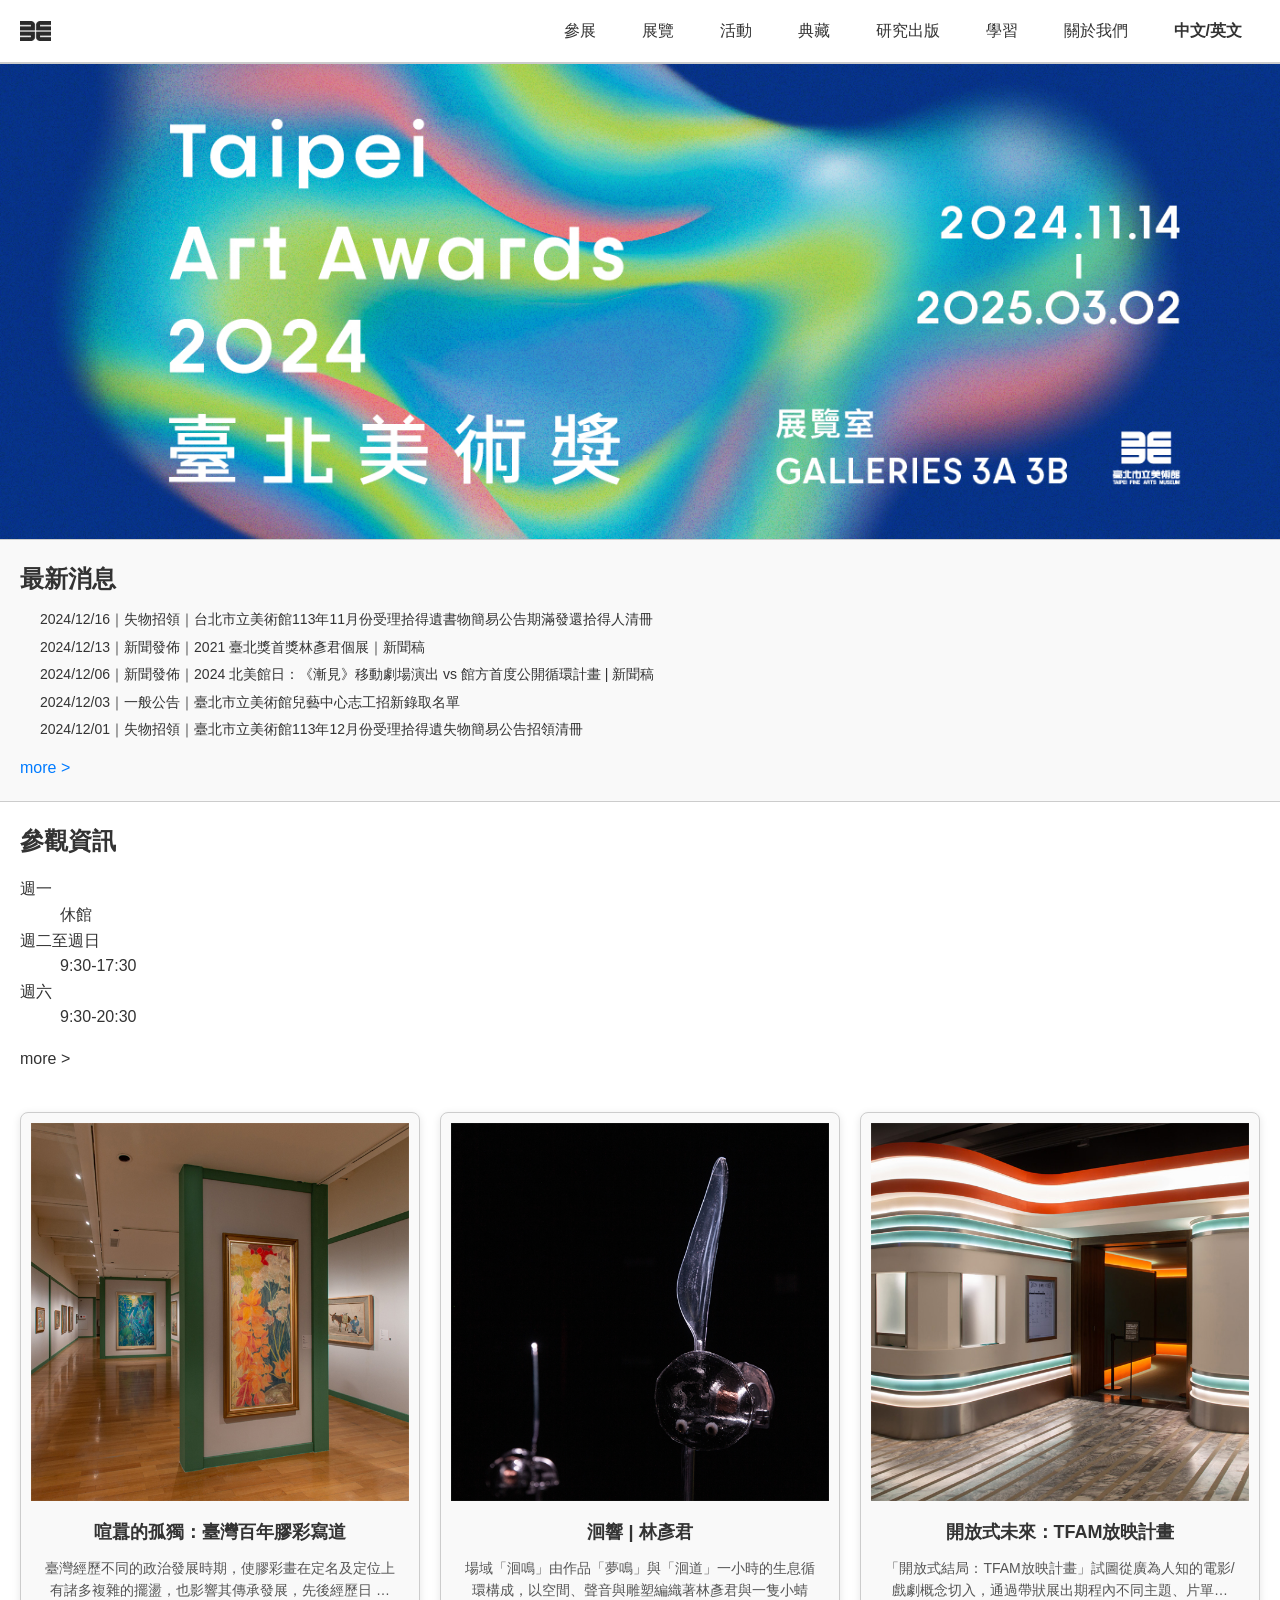
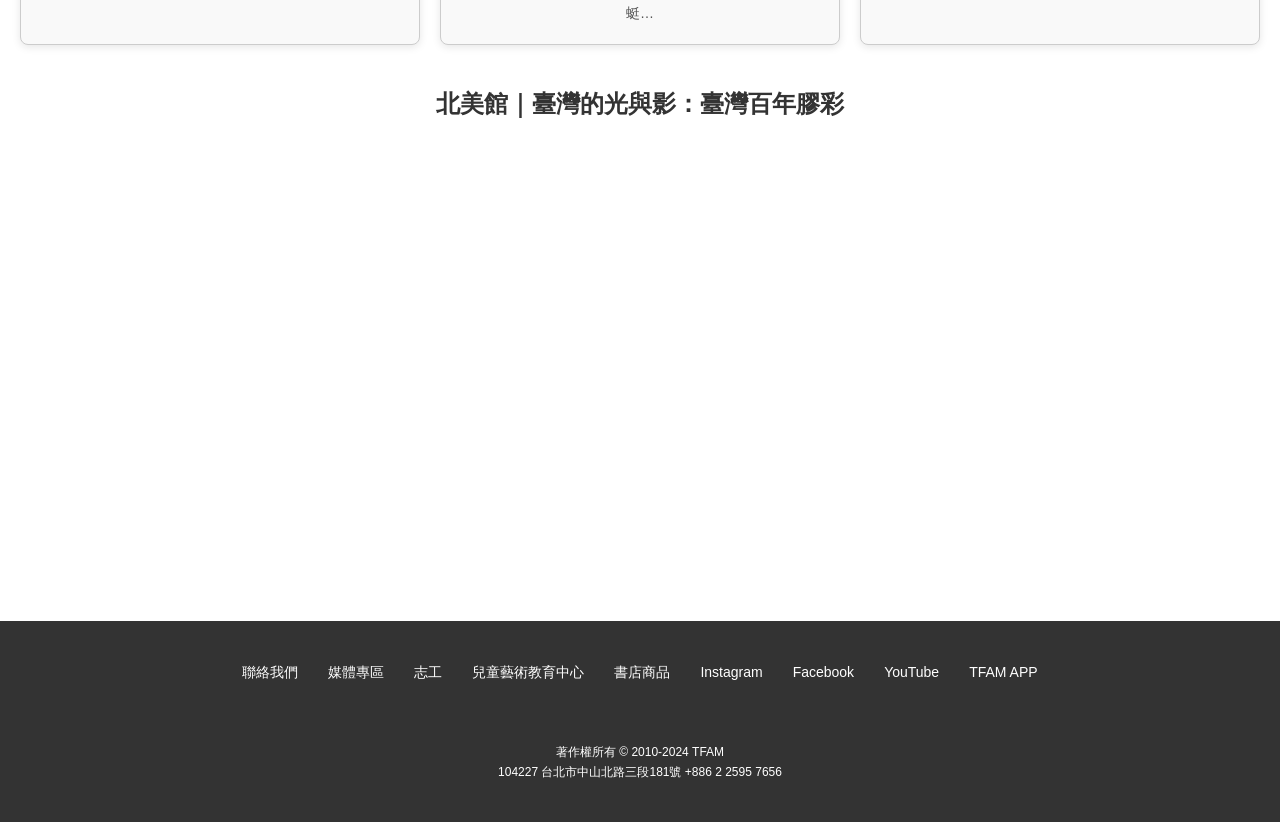
<file: index.html>
<!DOCTYPE html>
<html lang="zh-Hant">
<head>
  <meta charset="UTF-8">
  <meta name="viewport" content="width=device-width, initial-scale=1.0">
  <title>台北美術館</title>
  <link rel="stylesheet" href="styles.css">
  <style>
    * {
      box-sizing: border-box;
    }
    body {
      margin: 0;
      font-family: "Noto Sans TC", sans-serif;
    }
    header {
      background-color: #fff;
      border-bottom: 1px solid #ccc;
      position: relative;
    }
    .navbar {
      display: flex;
      flex-wrap: wrap;
      justify-content: space-between;
      align-items: center;
      padding: 10px 20px;
    }
    .logo {
      height: 50px;
    }
    .menu-toggle {
      display: none;
      flex-direction: column;
      cursor: pointer;
    }
    .menu-toggle span {
      height: 3px;
      width: 25px;
      background: #333;
      margin: 4px 0;
      transition: 0.3s;
    }
    nav {
      display: flex;
      flex-wrap: wrap;
      gap: 10px;
    }
    nav a {
      text-decoration: none;
      color: #333;
      padding: 8px;
    }
    .hero img {
      width: 100%;
      height: auto;
    }
    .news, .time, .featured, .video {
      padding: 20px;
    }
    .news ul {
      padding-left: 20px;
    }
    .featured {
      display: flex;
      flex-wrap: wrap;
      gap: 20px;
    }
    .feature-item {
      flex: 1 1 calc(33.333% - 20px);
      box-shadow: 0 2px 8px rgba(0,0,0,0.1);
      padding: 10px;
      background-color: #f9f9f9;
    }
    .feature-item img {
      width: 100%;
      height: auto;
    }
    iframe {
      width: 100%;
      aspect-ratio: 16 / 9;
      border: none;
    }
    .footer-links, .footer-info {
      padding: 20px;
      text-align: center;
    }
    .footer-links a {
      margin: 0 10px;
      display: inline-block;
    }

    @media (max-width: 768px) {
      .menu-toggle {
        display: flex;
      }
      nav {
        flex-direction: column;
        width: 100%;
        display: none;
      }
      nav.active {
        display: flex;
      }
      .feature-item {
        flex: 1 1 100%;
      }
    }
  </style>
</head>
<body>
  <header>
    <div class="navbar">
      <img src="img/logo.jpg" alt="台北美術館標誌" class="logo">
      <div class="menu-toggle" id="menu-toggle">
        <span></span>
        <span></span>
        <span></span>
      </div>
      <nav id="navbar">
        <a href="#">參展</a>
        <a href="#">展覽</a>
        <a href="#">活動</a>
        <a href="#">典藏</a>
        <a href="#">研究出版</a>
        <a href="#">學習</a>
        <a href="#">關於我們</a>
        <a href="#" class="lang-switch" aria-label="切換語言：中文或英文">中文/英文</a>
      </nav>
    </div>
  </header>

  <section class="hero">
    <div class="hero-banner">
      <img src="./img/1.jpg" alt="展覽橫幅">
    </div>
  </section>

  <section class="news">
    <h2>最新消息</h2>
    <ul>
      <li>2024/12/16｜失物招領｜台北市立美術館113年11月份受理拾得遺書物簡易公告期滿發還拾得人清冊</li>
      <li>2024/12/13｜新聞發佈｜2021 臺北獎首獎林彥君個展｜新聞稿</li>
      <li>2024/12/06｜新聞發佈｜2024 北美館日：《漸見》移動劇場演出 vs 館方首度公開循環計畫 | 新聞稿</li>
      <li>2024/12/03｜一般公告｜臺北市立美術館兒藝中心志工招新錄取名單</li>
      <li>2024/12/01｜失物招領｜臺北市立美術館113年12月份受理拾得遺失物簡易公告招領清冊</li>
    </ul>
    <a href="#">more &gt;</a>
  </section>

  <section class="time">
    <h2>參觀資訊</h2>
    <dl>
      <dt>週一</dt><dd>休館</dd>
      <dt>週二至週日</dt><dd>9:30-17:30</dd>
      <dt>週六</dt><dd>9:30-20:30</dd>
    </dl>
    <a href="#">more &gt;</a>
  </section>

  <section class="featured">
    <div class="feature-item">
      <img src="img/2.jpg" alt="百年膠彩畫作，展示作品">
      <h3>喧囂的孤獨：臺灣百年膠彩寫道</h3>
      <p>臺灣經歷不同的政治發展時期，使膠彩畫在定名及定位上有諸多複雜的擺盪，也影響其傳承發展，先後經歷日 …</p>
    </div>
    <div class="feature-item">
      <img src="img/3.jpg" alt="林彥君的雕塑與空間藝術">
      <h3>洄響 | 林彥君</h3>
      <p>場域「洄鳴」由作品「夢鳴」與「洄道」一小時的生息循環構成，以空間、聲音與雕塑編織著林彥君與一隻小蜻蜓…</p>
    </div>
    <div class="feature-item">
      <img src="img/4.jpg" alt="展覽放映計畫作品">
      <h3>開放式未來：TFAM放映計畫</h3>
      <p>「開放式結局：TFAM放映計畫」試圖從廣為人知的電影/戲劇概念切入，通過帶狀展出期程內不同主題、片單…</p>
    </div>
  </section>

  <section class="video">
    <h2>北美館｜臺灣的光與影：臺灣百年膠彩</h2>
    <iframe src="https://www.youtube.com/embed/video_id" title="台灣百年膠彩介紹影片"></iframe>
  </section>

  <footer>
    <div class="footer-links">
      <a href="#">聯絡我們</a>
      <a href="#">媒體專區</a>
      <a href="#">志工</a>
      <a href="#">兒童藝術教育中心</a>
      <a href="#">書店商品</a>
      <a href="#">Instagram</a>
      <a href="#">Facebook</a>
      <a href="#">YouTube</a>
      <a href="#">TFAM APP</a>
    </div>
    <div class="footer-info">
      <p>著作權所有 © 2010-2024 TFAM</p>
      <p>104227 台北市中山北路三段181號 +886 2 2595 7656</p>
    </div>
  </footer>

  <script>
    const toggle = document.getElementById('menu-toggle');
    const nav = document.getElementById('navbar');

    toggle.addEventListener('click', () => {
      nav.classList.toggle('active');
    });
  </script>
</body>
</html>
</file>
<file: styles.css>
*{box-sizing: border-box;}

/* Reset */
body, h1, h2, h3, p, ul, li, a {
    margin: 0;
    padding: 0;
    box-sizing: border-box;
}
body {
    font-family: Arial, sans-serif;
    line-height: 1.6;
    color: #333;
    margin: 0;
}

ul {
    list-style: none;
}
a {
    text-decoration: none;
    color: inherit;
}

/* Navbar */
.navbar {
    display: flex;
    justify-content: space-between;
    align-items: center;
    padding: 10px 20px;
    border-bottom: 1px solid #ccc;
}
.navbar .logo {
    height: 20px;
}
.navbar nav a {
    margin: 0 10px;
    font-size: 16px;
    color: #333;
}
.navbar .lang-switch {
    font-weight: bold;
}

/* Hero Section */
.hero-banner img {

        display: block;
        width: 100%;
    
    margin: 0 auto;
}
.hero h1 {
    font-size: 36px;
    margin-bottom: 10px;
}
.hero p {
    font-size: 18px;
    margin: 5px 0;
}

/* News Section */
.news {
    padding: 20px;
    background: #f9f9f9;
    border-top: 1px solid #ccc;
    border-bottom: 1px solid #ccc;
}
.news h2 {
    font-size: 24px;
    margin-bottom: 10px;
}
.news ul li {
    margin-bottom: 5px;
    font-size: 14px;
}
.news a {
    display: inline-block;
    margin-top: 10px;
    color: #007bff;
}

/* Featured Section */
.featured {
    display: flex;
    gap: 20px;
    padding: 20px;
}
.feature-item {
    flex: 1;
    background: white;
    border: 1px solid #ccc;
    border-radius: 8px;
    overflow: hidden;
    text-align: center;
}
.feature-item img {
    width: 100%;
    height: auto;
}
.feature-item h3 {
    font-size: 18px;
    margin: 10px 0;
}
.feature-item p {
    font-size: 14px;
    padding: 0 10px 10px;
    color: #555;
}

/* Video Section */
.video {
    padding: 20px;
    text-align: center;
}
.video h2 {
    font-size: 24px;
    margin-bottom: 20px;
}
.video iframe {
    width: 100%;
    max-width: 800px;
    height: 450px;
    border: none;
}

/* Footer */
footer {
    background: #333;
    color: white;
    padding: 20px;
    text-align: center;
}
.footer-links {
    display: flex;
    flex-wrap: wrap;
    justify-content: center;
    gap: 10px;
    margin-bottom: 20px;
}
.footer-links a {
    color: white;
    font-size: 14px;
}
.footer-info p {
    font-size: 12px;
}
</file>
